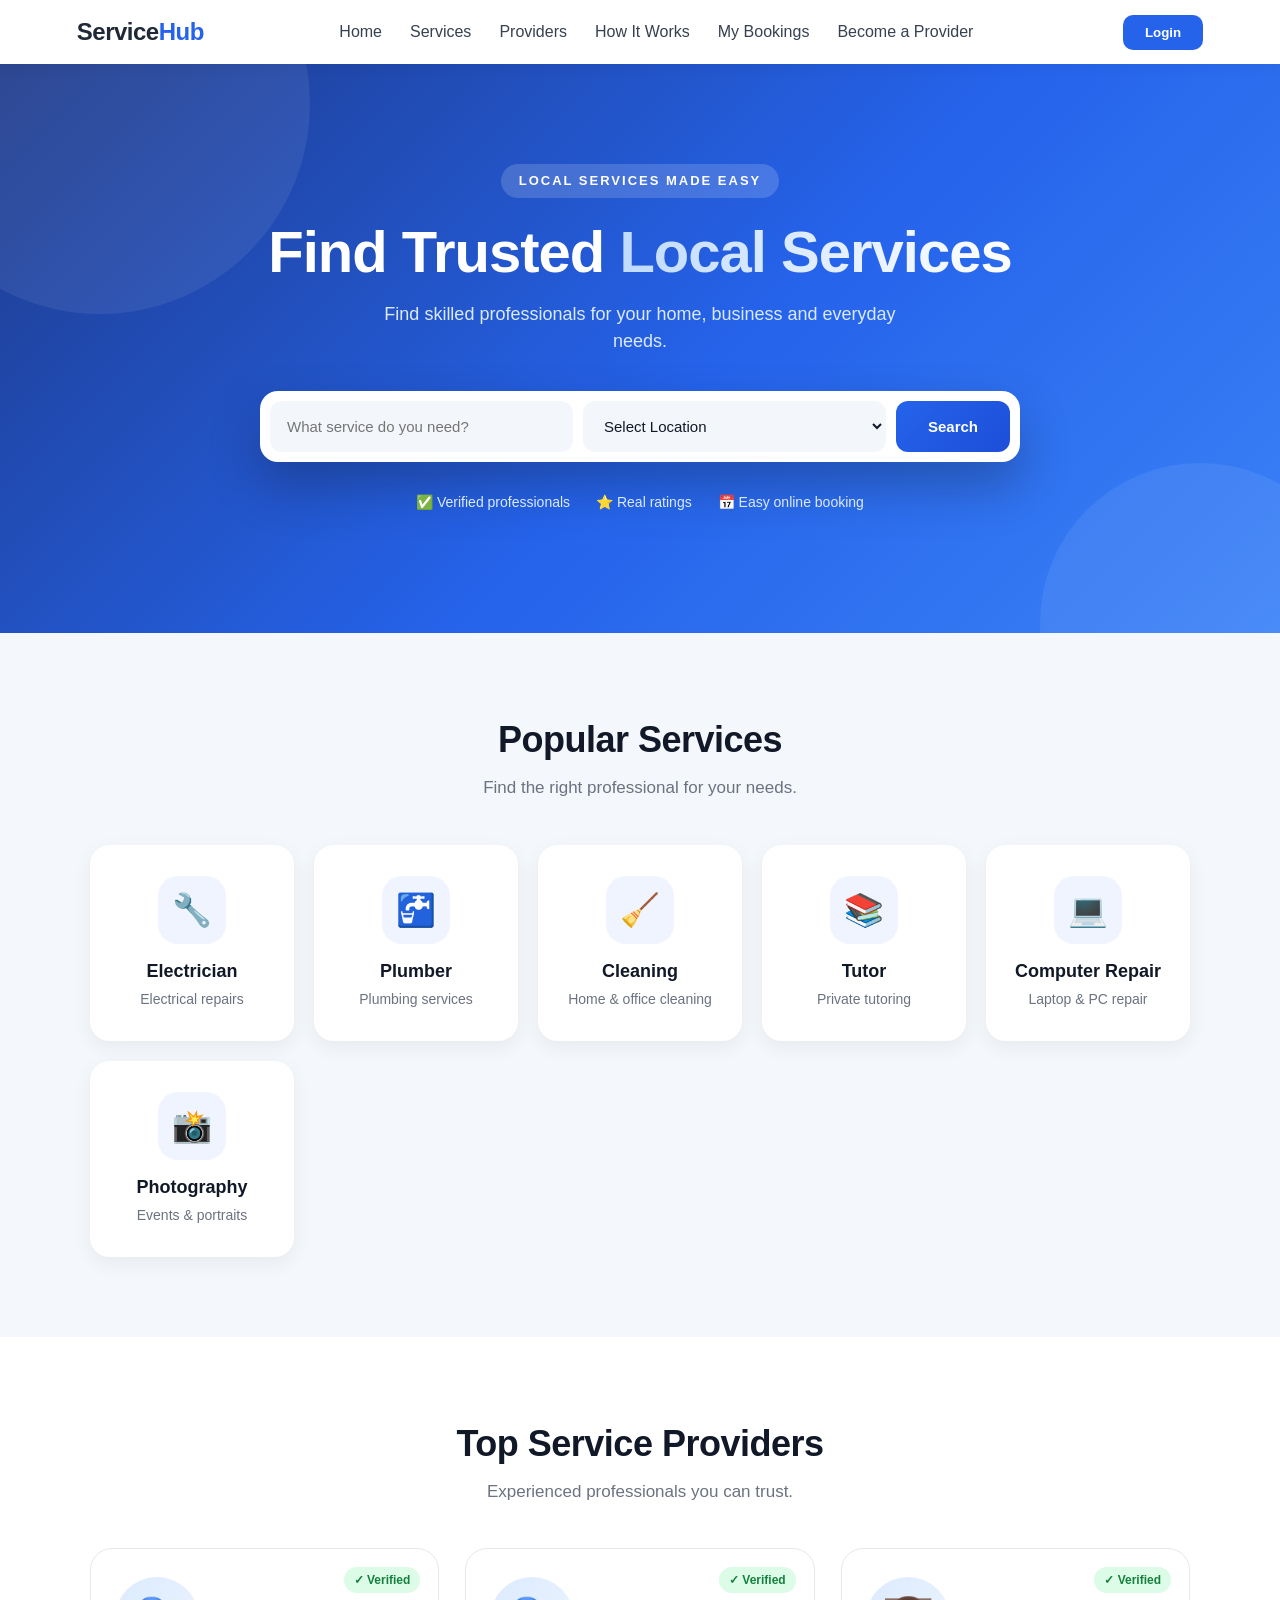
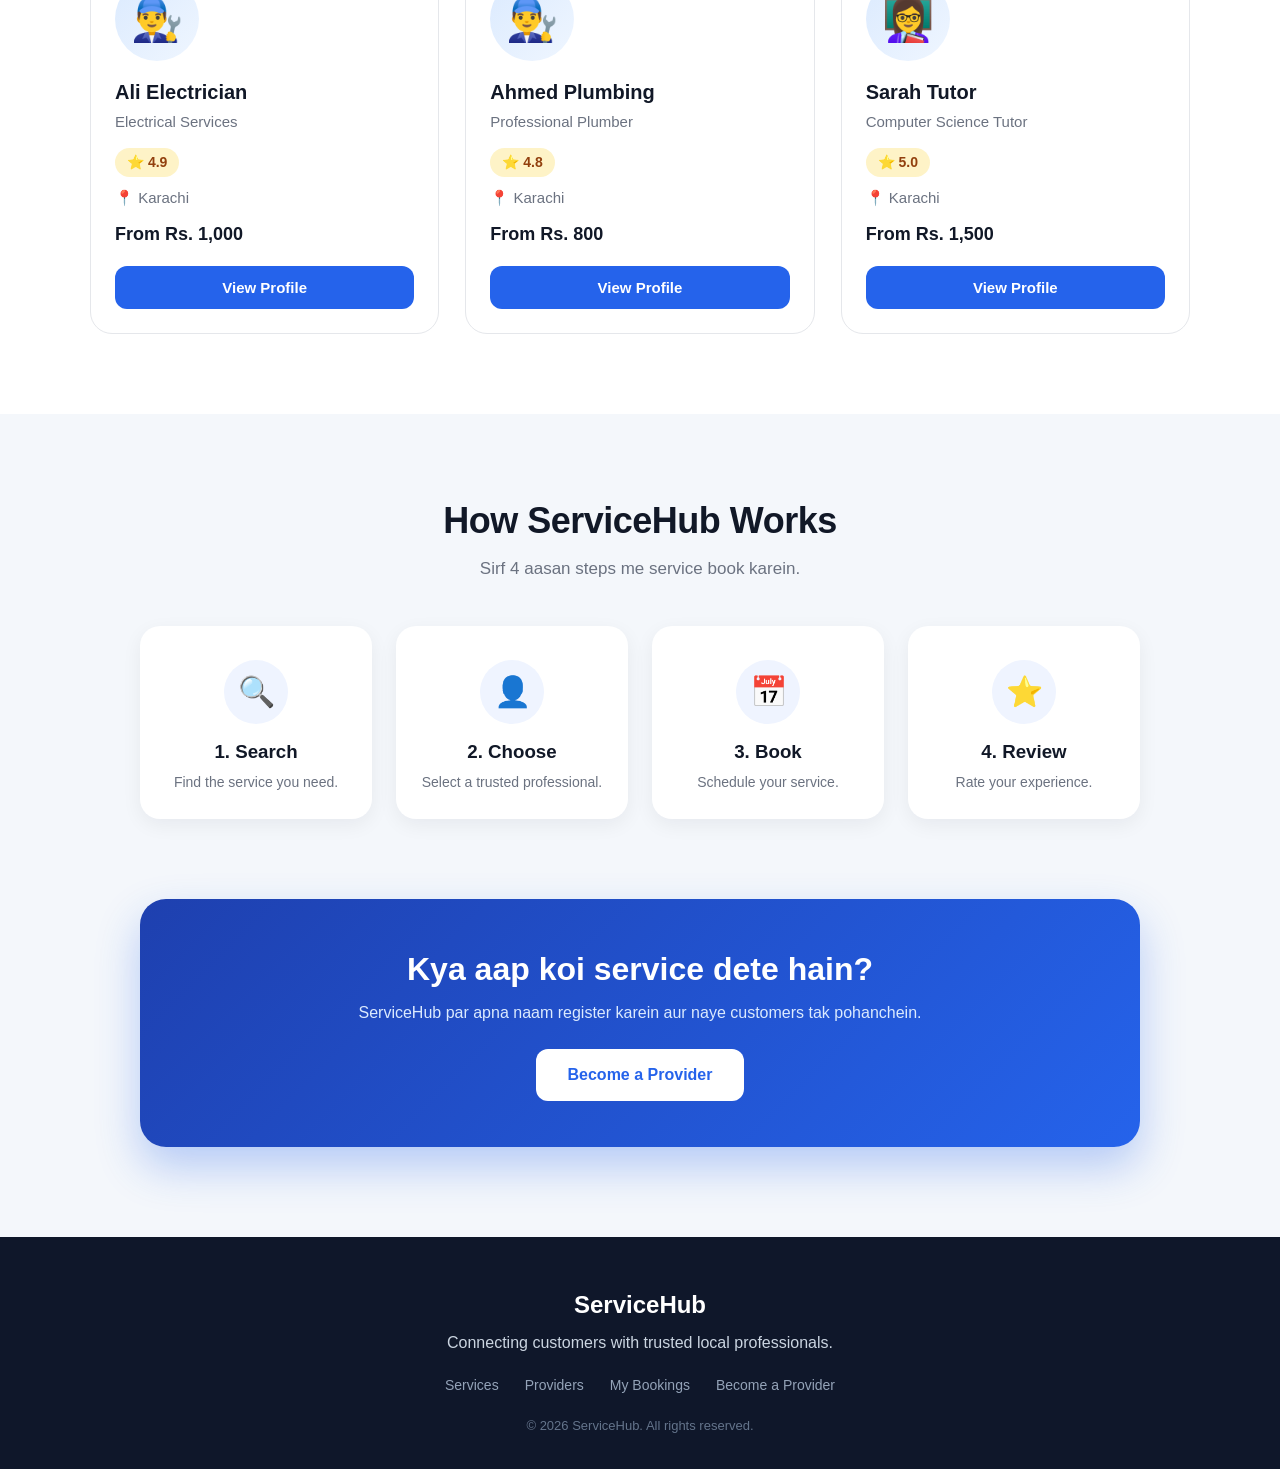
<file: index.html>
<!DOCTYPE html>
<html lang="en">

<head>
    <meta charset="UTF-8">
    <meta name="viewport" content="width=device-width, initial-scale=1.0">
    <title>ServiceHub - Local Services</title>

    <!-- Is page ki poori styling yahin hai, style.css par depend nahi -->
    <style>
        :root {
            --blue: #2563eb;
            --blue-dark: #1d4ed8;
            --ink: #111827;
            --muted: #6b7280;
            --line: #e5e7eb;
            --soft: #eff4ff;
            --bg: #f4f7fb;
        }

        * { margin: 0; padding: 0; box-sizing: border-box; }

        html { scroll-behavior: smooth; }

        body {
            font-family: "Segoe UI", Arial, sans-serif;
            background: var(--bg);
            color: #1f2937;
            line-height: 1.5;
        }

        button { font-family: inherit; cursor: pointer; }

        /* ---------- NAVBAR ---------- */

        .navbar {
            position: sticky;
            top: 0;
            z-index: 100;
            display: flex;
            align-items: center;
            justify-content: space-between;
            padding: 14px 6%;
            background: rgba(255, 255, 255, 0.92);
            backdrop-filter: blur(10px);
            box-shadow: 0 2px 14px rgba(0, 0, 0, 0.06);
        }

        .logo { font-size: 24px; font-weight: 800; letter-spacing: -0.5px; }
        .logo span { color: var(--blue); }

        .nav-links { display: flex; gap: 28px; }

        .nav-links a {
            position: relative;
            text-decoration: none;
            color: #374151;
            font-weight: 500;
            transition: color 0.2s;
        }

        .nav-links a::after {
            content: "";
            position: absolute;
            left: 0;
            bottom: -6px;
            width: 0;
            height: 2px;
            background: var(--blue);
            transition: width 0.2s;
        }

        .nav-links a:hover { color: var(--blue); }
        .nav-links a:hover::after { width: 100%; }

        .nav-user { display: flex; align-items: center; gap: 14px; }
        .user-greeting { font-weight: 600; color: #374151; }

        .login-btn {
            padding: 10px 22px;
            border: none;
            border-radius: 10px;
            background: var(--blue);
            color: #fff;
            font-weight: 600;
            transition: background 0.2s, transform 0.15s;
        }

        .login-btn:hover { background: var(--blue-dark); transform: translateY(-1px); }

        /* ---------- HERO ---------- */

        .hero {
            position: relative;
            overflow: hidden;
            padding: 100px 6% 120px;
            text-align: center;
            color: #fff;
            background: linear-gradient(135deg, #1e3a8a 0%, #2563eb 55%, #3b82f6 100%);
        }

        .hero::before,
        .hero::after {
            content: "";
            position: absolute;
            border-radius: 50%;
            background: rgba(255, 255, 255, 0.07);
        }

        .hero::before { width: 420px; height: 420px; top: -170px; left: -110px; }
        .hero::after  { width: 320px; height: 320px; bottom: -150px; right: -80px; }

        .hero-content { position: relative; z-index: 1; max-width: 800px; margin: 0 auto; }

        .small-title {
            display: inline-block;
            padding: 7px 18px;
            margin-bottom: 22px;
            border-radius: 999px;
            background: rgba(255, 255, 255, 0.16);
            font-size: 13px;
            font-weight: 700;
            letter-spacing: 2px;
        }

        .hero h1 {
            font-size: clamp(34px, 6vw, 58px);
            line-height: 1.1;
            letter-spacing: -1px;
            margin-bottom: 18px;
        }

        .hero h1 span {
            background: linear-gradient(90deg, #bfdbfe, #fff);
            -webkit-background-clip: text;
            background-clip: text;
            color: transparent;
        }

        .hero-text {
            max-width: 560px;
            margin: 0 auto 36px;
            font-size: 18px;
            color: #dbeafe;
        }

        .search-box {
            display: flex;
            gap: 10px;
            max-width: 760px;
            margin: 0 auto;
            padding: 10px;
            background: #fff;
            border-radius: 18px;
            box-shadow: 0 24px 50px rgba(15, 23, 42, 0.3);
        }

        .search-box input,
        .search-box select {
            flex: 1;
            min-width: 0;
            padding: 15px 16px;
            border: 1.5px solid transparent;
            border-radius: 12px;
            background: #f3f6fb;
            font-family: inherit;
            font-size: 15px;
            color: var(--ink);
            outline: none;
            transition: border-color 0.2s, background 0.2s;
        }

        .search-box input:focus,
        .search-box select:focus { border-color: var(--blue); background: #fff; }

        .search-box button {
            padding: 15px 32px;
            border: none;
            border-radius: 12px;
            background: linear-gradient(135deg, var(--blue), var(--blue-dark));
            color: #fff;
            font-size: 15px;
            font-weight: 700;
            transition: transform 0.15s, box-shadow 0.15s;
        }

        .search-box button:hover {
            transform: translateY(-1px);
            box-shadow: 0 8px 18px rgba(37, 99, 235, 0.4);
        }

        .hero-points {
            display: flex;
            flex-wrap: wrap;
            justify-content: center;
            gap: 10px 26px;
            margin-top: 30px;
            font-size: 14px;
            color: #dbeafe;
        }

        /* ---------- SECTIONS ---------- */

        .section { padding: 80px 6%; text-align: center; }

        .section h2 { font-size: clamp(26px, 4vw, 36px); letter-spacing: -0.5px; color: var(--ink); margin-bottom: 8px; }

        .section-text { color: var(--muted); margin-bottom: 44px; font-size: 17px; }

        /* ---------- CATEGORIES ---------- */

        .categories {
            display: grid;
            grid-template-columns: repeat(auto-fit, minmax(170px, 1fr));
            gap: 20px;
            max-width: 1100px;
            margin: 0 auto;
        }

        .category {
            padding: 30px 16px;
            background: #fff;
            border: 1.5px solid transparent;
            border-radius: 20px;
            box-shadow: 0 6px 20px rgba(17, 24, 39, 0.06);
            cursor: pointer;
            transition: transform 0.2s, box-shadow 0.2s, border-color 0.2s;
        }

        .category:hover {
            transform: translateY(-6px);
            border-color: #bfdbfe;
            box-shadow: 0 16px 34px rgba(37, 99, 235, 0.16);
        }

        .category .icon {
            display: grid;
            place-items: center;
            width: 68px;
            height: 68px;
            margin: 0 auto 14px;
            border-radius: 20px;
            background: var(--soft);
            font-size: 32px;
            transition: background 0.2s, transform 0.2s;
        }

        .category:hover .icon { background: #dbeafe; transform: scale(1.08); }

        .category h3 { font-size: 18px; color: var(--ink); margin-bottom: 4px; }
        .category p  { font-size: 14px; color: var(--muted); }

        /* ---------- PROVIDERS ---------- */

        .providers-section { background: #fff; }

        .providers {
            display: grid;
            grid-template-columns: repeat(auto-fit, minmax(270px, 1fr));
            gap: 26px;
            max-width: 1100px;
            margin: 0 auto;
        }

        .provider-card {
            position: relative;
            padding: 28px 24px 24px;
            background: #fff;
            border: 1.5px solid var(--line);
            border-radius: 22px;
            text-align: left;
            transition: transform 0.2s, box-shadow 0.2s, border-color 0.2s;
        }

        .provider-card:hover {
            transform: translateY(-6px);
            border-color: #bfdbfe;
            box-shadow: 0 18px 40px rgba(37, 99, 235, 0.14);
        }

        .provider-card::before {
            content: "\2713  Verified";
            position: absolute;
            top: 18px;
            right: 18px;
            padding: 4px 10px;
            border-radius: 999px;
            background: #dcfce7;
            color: #15803d;
            font-size: 12px;
            font-weight: 700;
        }

        .provider-image {
            display: grid;
            place-items: center;
            width: 84px;
            height: 84px;
            margin-bottom: 16px;
            border-radius: 50%;
            background: linear-gradient(135deg, #dbeafe, #eff6ff);
            font-size: 42px;
        }

        .provider-card h3 { font-size: 20px; color: var(--ink); }

        .provider-card p { margin: 4px 0; color: var(--muted); font-size: 15px; }

        .provider-card .rating {
            display: inline-block;
            margin: 10px 0 6px;
            padding: 4px 12px;
            border-radius: 999px;
            background: #fef3c7;
            color: #92400e;
            font-size: 14px;
            font-weight: 700;
        }

        .provider-card strong {
            display: block;
            margin: 12px 0 18px;
            font-size: 18px;
            color: var(--ink);
        }

        .provider-card button {
            width: 100%;
            padding: 13px;
            border: none;
            border-radius: 12px;
            background: var(--blue);
            color: #fff;
            font-size: 15px;
            font-weight: 600;
            transition: background 0.2s;
        }

        .provider-card button:hover { background: var(--blue-dark); }

        .no-results { display: none; margin-top: 34px; color: var(--muted); font-size: 17px; }

        /* ---------- HOW IT WORKS ---------- */

        .how-section { background: var(--bg); }

        .steps {
            display: grid;
            grid-template-columns: repeat(auto-fit, minmax(210px, 1fr));
            gap: 24px;
            max-width: 1000px;
            margin: 44px auto 0;
        }

        .step {
            position: relative;
            padding: 34px 22px 26px;
            background: #fff;
            border-radius: 20px;
            box-shadow: 0 6px 20px rgba(17, 24, 39, 0.06);
        }

        .step-icon {
            display: grid;
            place-items: center;
            width: 64px;
            height: 64px;
            margin: 0 auto 14px;
            border-radius: 50%;
            background: var(--soft);
            font-size: 30px;
        }

        .step h3 { color: var(--ink); margin-bottom: 6px; }
        .step p  { color: var(--muted); font-size: 14px; }

        /* ---------- CTA ---------- */

        .cta {
            max-width: 1000px;
            margin: 0 auto 90px;
            padding: 46px 30px;
            border-radius: 26px;
            text-align: center;
            color: #fff;
            background: linear-gradient(135deg, #1e40af, #2563eb);
            box-shadow: 0 20px 44px rgba(37, 99, 235, 0.3);
        }

        .cta h2 { font-size: clamp(24px, 4vw, 32px); margin-bottom: 8px; }
        .cta p  { color: #dbeafe; margin-bottom: 24px; }

        .cta a {
            display: inline-block;
            padding: 14px 32px;
            border-radius: 12px;
            background: #fff;
            color: var(--blue);
            font-weight: 700;
            text-decoration: none;
            transition: transform 0.15s;
        }

        .cta a:hover { transform: translateY(-2px); }

        .cta-wrap { padding: 0 6%; background: var(--bg); }

        /* ---------- MODALS ---------- */

        .modal {
            display: none;
            position: fixed;
            inset: 0;
            z-index: 200;
            align-items: center;
            justify-content: center;
            padding: 20px;
            background: rgba(15, 23, 42, 0.6);
            backdrop-filter: blur(3px);
            overflow-y: auto;
        }

        .modal-content {
            position: relative;
            width: 100%;
            max-width: 450px;
            max-height: 92vh;
            overflow-y: auto;
            padding: 32px;
            background: #fff;
            border-radius: 22px;
            box-shadow: 0 30px 60px rgba(0, 0, 0, 0.3);
            text-align: left;
            animation: pop 0.2s ease;
        }

        @keyframes pop {
            from { opacity: 0; transform: translateY(14px) scale(0.97); }
            to   { opacity: 1; transform: none; }
        }

        .modal-content h2 { margin-bottom: 8px; color: var(--ink); }

        .close {
            position: absolute;
            top: 14px;
            right: 18px;
            font-size: 30px;
            line-height: 1;
            color: var(--muted);
            cursor: pointer;
        }

        .close:hover { color: var(--ink); }

        .modal-content input,
        .modal-content textarea {
            width: 100%;
            margin-top: 12px;
            padding: 13px 14px;
            border: 1.5px solid var(--line);
            border-radius: 12px;
            background: #fafbfc;
            font-family: inherit;
            font-size: 15px;
            outline: none;
            transition: border-color 0.2s, box-shadow 0.2s;
        }

        .modal-content input:focus,
        .modal-content textarea:focus {
            border-color: var(--blue);
            background: #fff;
            box-shadow: 0 0 0 4px rgba(37, 99, 235, 0.12);
        }

        .modal-content textarea { min-height: 96px; resize: vertical; }

        .modal-content > button {
            width: 100%;
            margin-top: 18px;
            padding: 14px;
            border: none;
            border-radius: 12px;
            background: linear-gradient(135deg, var(--blue), var(--blue-dark));
            color: #fff;
            font-size: 16px;
            font-weight: 700;
            box-shadow: 0 8px 20px rgba(37, 99, 235, 0.3);
        }

        #selectedProvider { color: var(--blue); font-weight: 600; margin-bottom: 4px; }

        /* profile modal */

        .provider-profile { text-align: center; }

        .profile-icon {
            display: grid;
            place-items: center;
            width: 96px;
            height: 96px;
            margin: 0 auto 12px;
            border-radius: 50%;
            background: linear-gradient(135deg, #dbeafe, #eff6ff);
            font-size: 50px;
        }

        .profile-rating {
            display: inline-block;
            margin: 8px 0;
            padding: 4px 14px;
            border-radius: 999px;
            background: #fef3c7;
            color: #92400e;
            font-weight: 700;
        }

        .provider-profile p { color: var(--muted); margin: 4px 0; }

        .provider-profile hr { margin: 20px 0; border: none; border-top: 1px solid var(--line); }

        .provider-profile h3 { margin: 16px 0 6px; text-align: left; color: var(--ink); }

        .provider-profile #providerAbout { text-align: left; }

        .provider-profile ul { padding-left: 22px; text-align: left; color: #374151; }
        .provider-profile li { margin: 5px 0; }

        .profile-price { display: block; text-align: left; font-size: 22px; color: var(--blue); }

        /* ---------- FOOTER ---------- */

        footer {
            padding: 50px 6% 34px;
            text-align: center;
            background: #0f172a;
            color: #cbd5e1;
        }

        footer h2 { color: #fff; margin-bottom: 8px; }

        .footer-links {
            display: flex;
            justify-content: center;
            flex-wrap: wrap;
            gap: 10px 26px;
            margin: 20px 0 6px;
        }

        .footer-links a { color: #94a3b8; text-decoration: none; font-size: 14px; }
        .footer-links a:hover { color: #fff; }

        .copyright { margin-top: 20px; font-size: 13px; color: #64748b; }

        /* ---------- RESPONSIVE ---------- */

        @media (max-width: 768px) {
            .nav-links { display: none; }
            .search-box { flex-direction: column; }
            .hero { padding: 70px 6% 90px; }
            .section { padding: 60px 6%; }
            .user-greeting { display: none; }
        }
    </style>
</head>

<body>

    <!-- NAVBAR -->
    <header>
        <nav class="navbar">
            <div class="logo">Service<span>Hub</span></div>

            <div class="nav-links">
                <a href="#">Home</a>
                <a href="#services">Services</a>
                <a href="#providers">Providers</a>
                <a href="#how">How It Works</a>
                <a href="bookings.html">My Bookings</a>
                <a href="provider.html">Become a Provider</a>
            </div>

            <div class="nav-user">
                <span id="userGreeting" class="user-greeting"></span>
                <button class="login-btn" id="authBtn" onclick="login()">Login</button>
            </div>
        </nav>
    </header>


    <!-- HERO -->
    <section class="hero">
        <div class="hero-content">
            <p class="small-title">LOCAL SERVICES MADE EASY</p>

            <h1>Find Trusted <span>Local Services</span></h1>

            <p class="hero-text">
                Find skilled professionals for your home, business and everyday needs.
            </p>

            <div class="search-box">
                <input type="text" id="searchInput" placeholder="What service do you need?">

                <select id="location">
                    <option value="">Select Location</option>
                    <option value="Karachi">Karachi</option>
                    <option value="Lahore">Lahore</option>
                    <option value="Islamabad">Islamabad</option>
                    <option value="Rawalpindi">Rawalpindi</option>
                </select>

                <button onclick="searchService()">Search</button>
            </div>

            <div class="hero-points">
                <span>✅ Verified professionals</span>
                <span>⭐ Real ratings</span>
                <span>📅 Easy online booking</span>
            </div>
        </div>
    </section>


    <!-- SERVICES -->
    <section class="section" id="services">
        <h2>Popular Services</h2>
        <p class="section-text">Find the right professional for your needs.</p>

        <div class="categories">

            <div class="category" onclick="selectCategory('Electrician')">
                <div class="icon">🔧</div>
                <h3>Electrician</h3>
                <p>Electrical repairs</p>
            </div>

            <div class="category" onclick="selectCategory('Plumber')">
                <div class="icon">🚰</div>
                <h3>Plumber</h3>
                <p>Plumbing services</p>
            </div>

            <div class="category" onclick="selectCategory('Cleaning')">
                <div class="icon">🧹</div>
                <h3>Cleaning</h3>
                <p>Home &amp; office cleaning</p>
            </div>

            <div class="category" onclick="selectCategory('Tutor')">
                <div class="icon">📚</div>
                <h3>Tutor</h3>
                <p>Private tutoring</p>
            </div>

            <div class="category" onclick="selectCategory('Computer')">
                <div class="icon">💻</div>
                <h3>Computer Repair</h3>
                <p>Laptop &amp; PC repair</p>
            </div>

            <div class="category" onclick="selectCategory('Photography')">
                <div class="icon">📸</div>
                <h3>Photography</h3>
                <p>Events &amp; portraits</p>
            </div>

        </div>
    </section>


    <!-- SERVICE PROVIDERS -->
    <section class="section providers-section" id="providers">
        <h2>Top Service Providers</h2>
        <p class="section-text">Experienced professionals you can trust.</p>

        <div class="providers" id="providersList">

            <!-- Provider 1 -->
            <div class="provider-card"
                 data-keywords="ali electrician electrical services"
                 data-location="Karachi">
                <div class="provider-image">👨‍🔧</div>
                <h3>Ali Electrician</h3>
                <p class="provider-role">Electrical Services</p>
                <div class="rating">⭐ 4.9</div>
                <p class="provider-city">📍 Karachi</p>
                <strong>From Rs. 1,000</strong>
                <button onclick="viewProvider('Ali Electrician')">View Profile</button>
            </div>

            <!-- Provider 2 -->
            <div class="provider-card"
                 data-keywords="ahmed plumbing professional plumber"
                 data-location="Karachi">
                <div class="provider-image">👨‍🔧</div>
                <h3>Ahmed Plumbing</h3>
                <p class="provider-role">Professional Plumber</p>
                <div class="rating">⭐ 4.8</div>
                <p class="provider-city">📍 Karachi</p>
                <strong>From Rs. 800</strong>
                <button onclick="viewProvider('Ahmed Plumbing')">View Profile</button>
            </div>

            <!-- Provider 3 -->
            <div class="provider-card"
                 data-keywords="sarah tutor computer science tutor"
                 data-location="Karachi">
                <div class="provider-image">👩‍🏫</div>
                <h3>Sarah Tutor</h3>
                <p class="provider-role">Computer Science Tutor</p>
                <div class="rating">⭐ 5.0</div>
                <p class="provider-city">📍 Karachi</p>
                <strong>From Rs. 1,500</strong>
                <button onclick="viewProvider('Sarah Tutor')">View Profile</button>
            </div>

        </div>

        <p id="noResults" class="no-results">
            Is search ke liye abhi koi provider available nahi hai.
        </p>
    </section>


    <!-- HOW IT WORKS -->
    <section class="section how-section" id="how">
        <h2>How ServiceHub Works</h2>
        <p class="section-text">Sirf 4 aasan steps me service book karein.</p>

        <div class="steps">

            <div class="step">
                <div class="step-icon">🔍</div>
                <h3>1. Search</h3>
                <p>Find the service you need.</p>
            </div>

            <div class="step">
                <div class="step-icon">👤</div>
                <h3>2. Choose</h3>
                <p>Select a trusted professional.</p>
            </div>

            <div class="step">
                <div class="step-icon">📅</div>
                <h3>3. Book</h3>
                <p>Schedule your service.</p>
            </div>

            <div class="step">
                <div class="step-icon">⭐</div>
                <h3>4. Review</h3>
                <p>Rate your experience.</p>
            </div>

        </div>
    </section>


    <!-- CTA -->
    <div class="cta-wrap">
        <section class="cta">
            <h2>Kya aap koi service dete hain?</h2>
            <p>ServiceHub par apna naam register karein aur naye customers tak pohanchein.</p>
            <a href="provider.html">Become a Provider</a>
        </section>
    </div>


    <!-- PROVIDER PROFILE MODAL -->
    <div id="providerModal" class="modal">
        <div class="modal-content provider-profile">

            <span class="close" onclick="closeProvider()">&times;</span>

            <div class="profile-icon" id="profileIcon">👨‍🔧</div>

            <h2 id="providerName">Ali Electrician</h2>

            <p id="providerService">Professional Electrical Services</p>

            <div class="profile-rating" id="providerRating">⭐ 4.9</div>

            <p id="providerLocation">📍 Karachi, Pakistan</p>

            <hr>

            <h3>About Provider</h3>
            <p id="providerAbout">
                Experienced professional providing reliable services for homes and businesses.
            </p>

            <h3>Services</h3>
            <ul id="providerServices">
                <li>Electrical Repair</li>
                <li>Wiring &amp; Installation</li>
                <li>Fan &amp; Light Installation</li>
                <li>Home Electrical Maintenance</li>
            </ul>

            <h3>Starting Price</h3>
            <strong class="profile-price" id="providerPrice">Rs. 1,000</strong>

            <button class="profile-book-btn" onclick="bookFromProfile()">Book Now</button>

        </div>
    </div>


    <!-- BOOKING MODAL -->
    <div id="bookingModal" class="modal">
        <div class="modal-content">

            <span class="close" onclick="closeBooking()">&times;</span>

            <h2>Book a Service</h2>

            <p id="selectedProvider"></p>

            <input type="text" id="customerName" placeholder="Your Name">
            <input type="tel" id="customerPhone" placeholder="Phone Number (e.g. 0300 1234567)">
            <input type="text" id="serviceAddress" placeholder="Service Address">
            <input type="date" id="bookingDate">
            <textarea id="bookingDetails" placeholder="Describe what you need..."></textarea>

            <button onclick="submitBooking()">Confirm Booking</button>

        </div>
    </div>


    <!-- FOOTER -->
    <footer>
        <h2>ServiceHub</h2>
        <p>Connecting customers with trusted local professionals.</p>

        <div class="footer-links">
            <a href="#services">Services</a>
            <a href="#providers">Providers</a>
            <a href="bookings.html">My Bookings</a>
            <a href="provider.html">Become a Provider</a>
        </div>

        <p class="copyright">© 2026 ServiceHub. All rights reserved.</p>
    </footer>

    <script src="script.js"></script>

</body>

</html>
</file>
